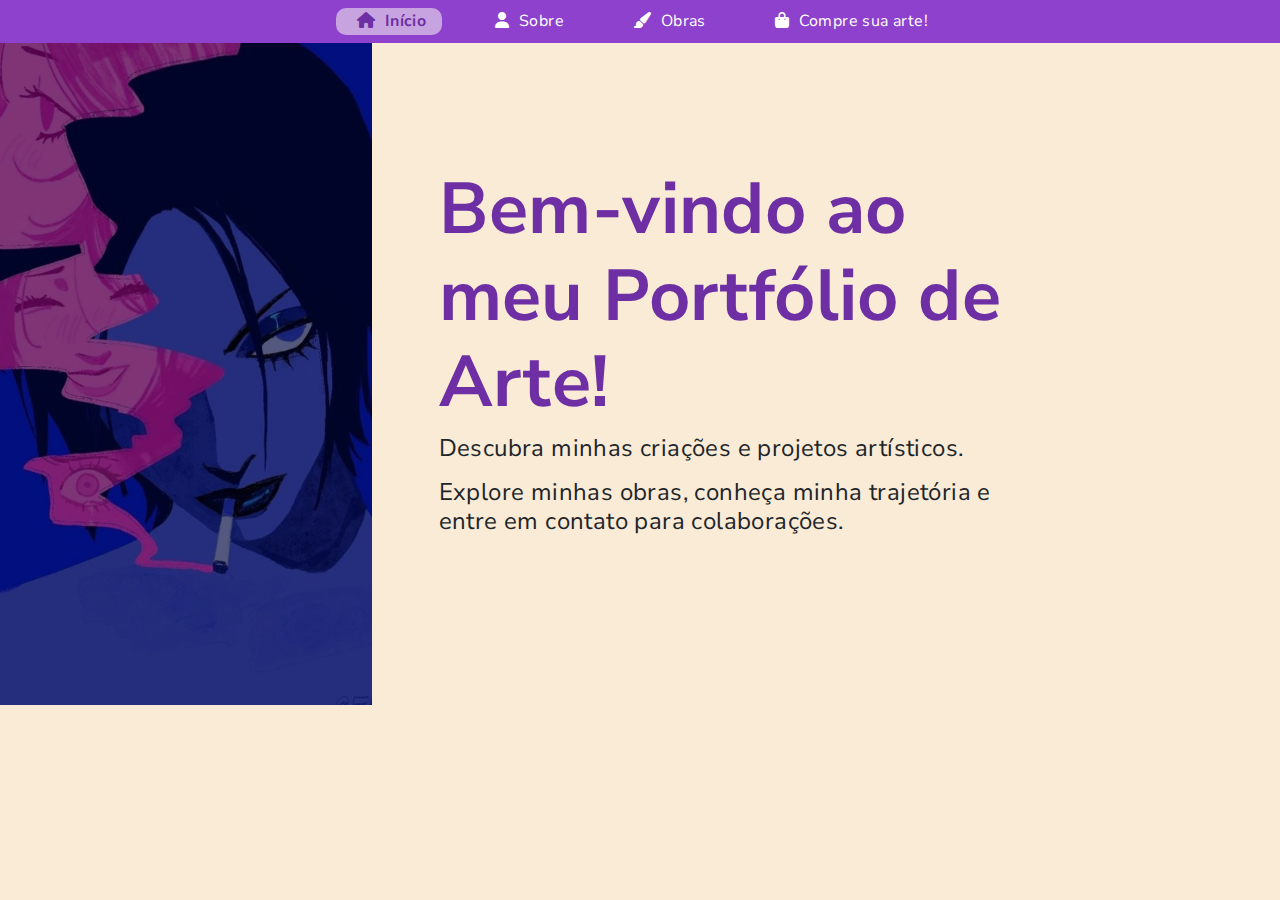
<file: index.html>
<!DOCTYPE html>
<html lang="pt-br">
<head>
    <meta charset="UTF-8">
    <meta name="viewport" content="width=device-width, initial-scale=1.0">
    <title>Portifolio</title>
    <link rel="stylesheet" href="./css/bootstrap.min.css">
    <link rel="stylesheet" href="./css/estilo.css">
    <link rel="stylesheet" href="https://cdnjs.cloudflare.com/ajax/libs/font-awesome/6.5.1/css/all.min.css">
</head>
<body>
    <nav class="navbar navbar-expand-lg bg-roxo navigation" id="navegacao">
        <div class="navigation__content">
            <ul class="navbar-nav">
                <li class="item">
                    <a href="index.html" class="nav-link">
                        <span class="fa-house fa-solid"></span>
                        <span>Início</span>
                    </a>
                </li>
                <li class="item">
                    <a href="sobre.html" class="nav-link">
                        <span class="fa-user fa-solid"></span>
                        <span>Sobre</span>
                    </a>
                </li>
                <li class="item">
                    <a href="obras.html" class="nav-link">
                        <span class="fa-paintbrush fa-solid"></span>
                        <span>Obras</span>
                    </a>
                </li>
                <li class="item">
                    <a href="compras.html" class="nav-link">
                        <span class="fa-bag-shopping fa-solid"></span>
                        <span>Compre sua arte!</span>
                    </a>
                </li>
            </ul>
        </div>
    </nav>

    <nav class="container-fluid">
        <div class="row" id="inicio">
            <div class="col-md-4 p-0 col-sd-2">
                <img src="./img/img-inicio.jpg">
            </div>
            <div class="col-md-6 col-sd-4">
                <h1 class="texto " id="titulo-inicio">Bem-vindo ao meu Portfólio de Arte!</h1>
                <p class="texto">Descubra minhas criações e projetos artísticos.</p>
                <p class="texto">Explore minhas obras, conheça minha trajetória e entre em contato para colaborações.</p>
            </div>
        </div>
    </nav>
    
    <script src="./js/script.js"></script>
    <link rel="stylesheet" href="./js/bootstrap.bundle.min.js">
</body>
</html>
</file>
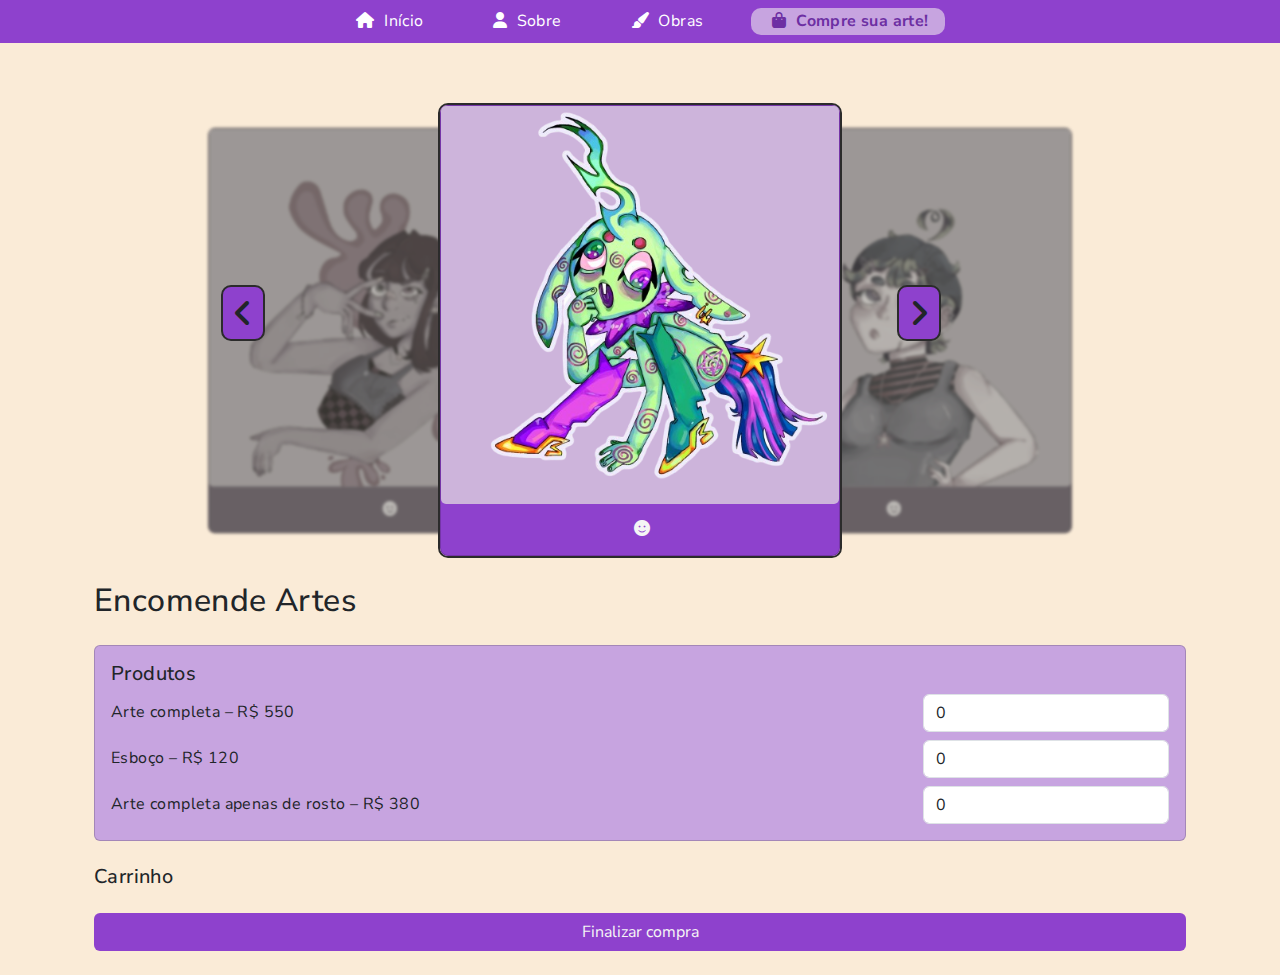
<file: compras.html>
<!DOCTYPE html>
<html lang="pt-br">
<head>
    <meta charset="UTF-8">
    <meta name="viewport" content="width=device-width, initial-scale=1.0">
    <title>Portifolio</title>
    <link rel="stylesheet" href="./css/bootstrap.min.css">
    <link rel="stylesheet" href="./css/estilo.css">
    <link rel="stylesheet" href="https://cdnjs.cloudflare.com/ajax/libs/font-awesome/6.5.1/css/all.min.css">
</head>
<body>
    <nav class="navbar navbar-expand-lg bg-roxo navigation" id="navegacao">
        <div class="navigation__content">
            <ul class="navbar-nav">
                <li class="item">
                    <a href="index.html" class="nav-link">
                        <span class="fa-house fa-solid"></span>
                        <span>Início</span>
                    </a>
                </li>
                <li class="item">
                    <a href="sobre.html" class="nav-link">
                        <span class="fa-user fa-solid"></span>
                        <span>Sobre</span>
                    </a>
                </li>
                <li class="item">
                    <a href="obras.html" class="nav-link">
                        <span class="fa-paintbrush fa-solid"></span>
                        <span>Obras</span>
                    </a>
                </li>
                <li class="item">
                    <a href="compras.html" class="nav-link">
                        <span class="fa-bag-shopping fa-solid"></span>
                        <span>Compre sua arte!</span>
                    </a>
                </li>
            </ul>
        </div>
    </nav>


    <div class="border-0 " id="cards">
        <div class="border-0 text-center" id="body-card">
            <section>
                <div class="cards">
                    <div>
                        <span class="fa-solid fa-angle-left setinha seta-esquerda interacao"></span>
                        <div class="card h-100 card-lateral bg-roxo">
                            <img class="card-img card-img-top obras artes" src="./img/obras/arte (1).png">
                            <div class="card-body text-center">
                                <span class="fa-solid fa-face-smile color-white"></span>
                            </div>
                        </div>
                    </div>
                    <div class="card-central artes">
                        <div class="card h-100 bg-roxo">
                            <img class="card-img card-img-top obras artes" src="./img/obras/arte (3).png">
                            <div class="card-body text-center">
                                <span class="fa-solid fa-face-smile color-white"></span>
                            </div>
                        </div>
                    </div>
                    <div>
                        <span class="fa-solid fa-angle-right setinha seta-direta interacao"></span>
                        <div class="card h-100 card-lateral bg-roxo">
                            <img class="card-img card-img-top obras artes" src="./img/obras/arte (4).png">
                            <div class="card-body text-center">
                                <span class="fa-solid fa-face-smile color-white"></span>
                            </div>
                        </div>
                    </div>
                </div>
            </section>
        </div>
    </div>

    <section>
        <div class="container p-4">
            <h2 class="mb-4">Encomende Artes</h2>
            <form id="formCarrinho">
                <div class="card p-3 mb-4 bg-lilas ">
                    <h5>Produtos</h5>

                    <div class="row align-items-center mb-2">
                        <div class="col">Arte completa – R$ 550</div>
                        <div class="col-3">
                            <input type="number" class="form-control qtd" data-nome="Arte_Completa" data-preco="550" value="0"
                                min="0">
                        </div>
                    </div>

                    <div class="row align-items-center mb-2">
                        <div class="col">Esboço – R$ 120</div>
                        <div class="col-3">
                            <input type="number" class="form-control qtd" data-nome="Esboço" data-preco="120" value="0"
                                min="0">
                        </div>
                    </div>

                    <div class="row align-items-center">
                        <div class="col">Arte completa apenas de rosto – R$ 380</div>
                        <div class="col-3">
                            <input type="number" class="form-control qtd" data-nome="Arte_rosto" data-preco="380" value="0"
                                min="0">
                        </div>
                    </div>
                </div>

                <h5>Carrinho</h5>
                <ul id="carrinho" class="list-group mb-3"></ul>

                <button class="btn color-white bg-roxo interacao w-100">
                    Finalizar compra
                </button>
            </form>

 
            <div id="resultado" class="alert alert-success mt-3 d-none"></div>
        </div>
    </section>

    <script src="./js/script.js"></script>
    <script src="./js/bootstrap.bundle.min.js"></script>
</body>
</html>
</file>
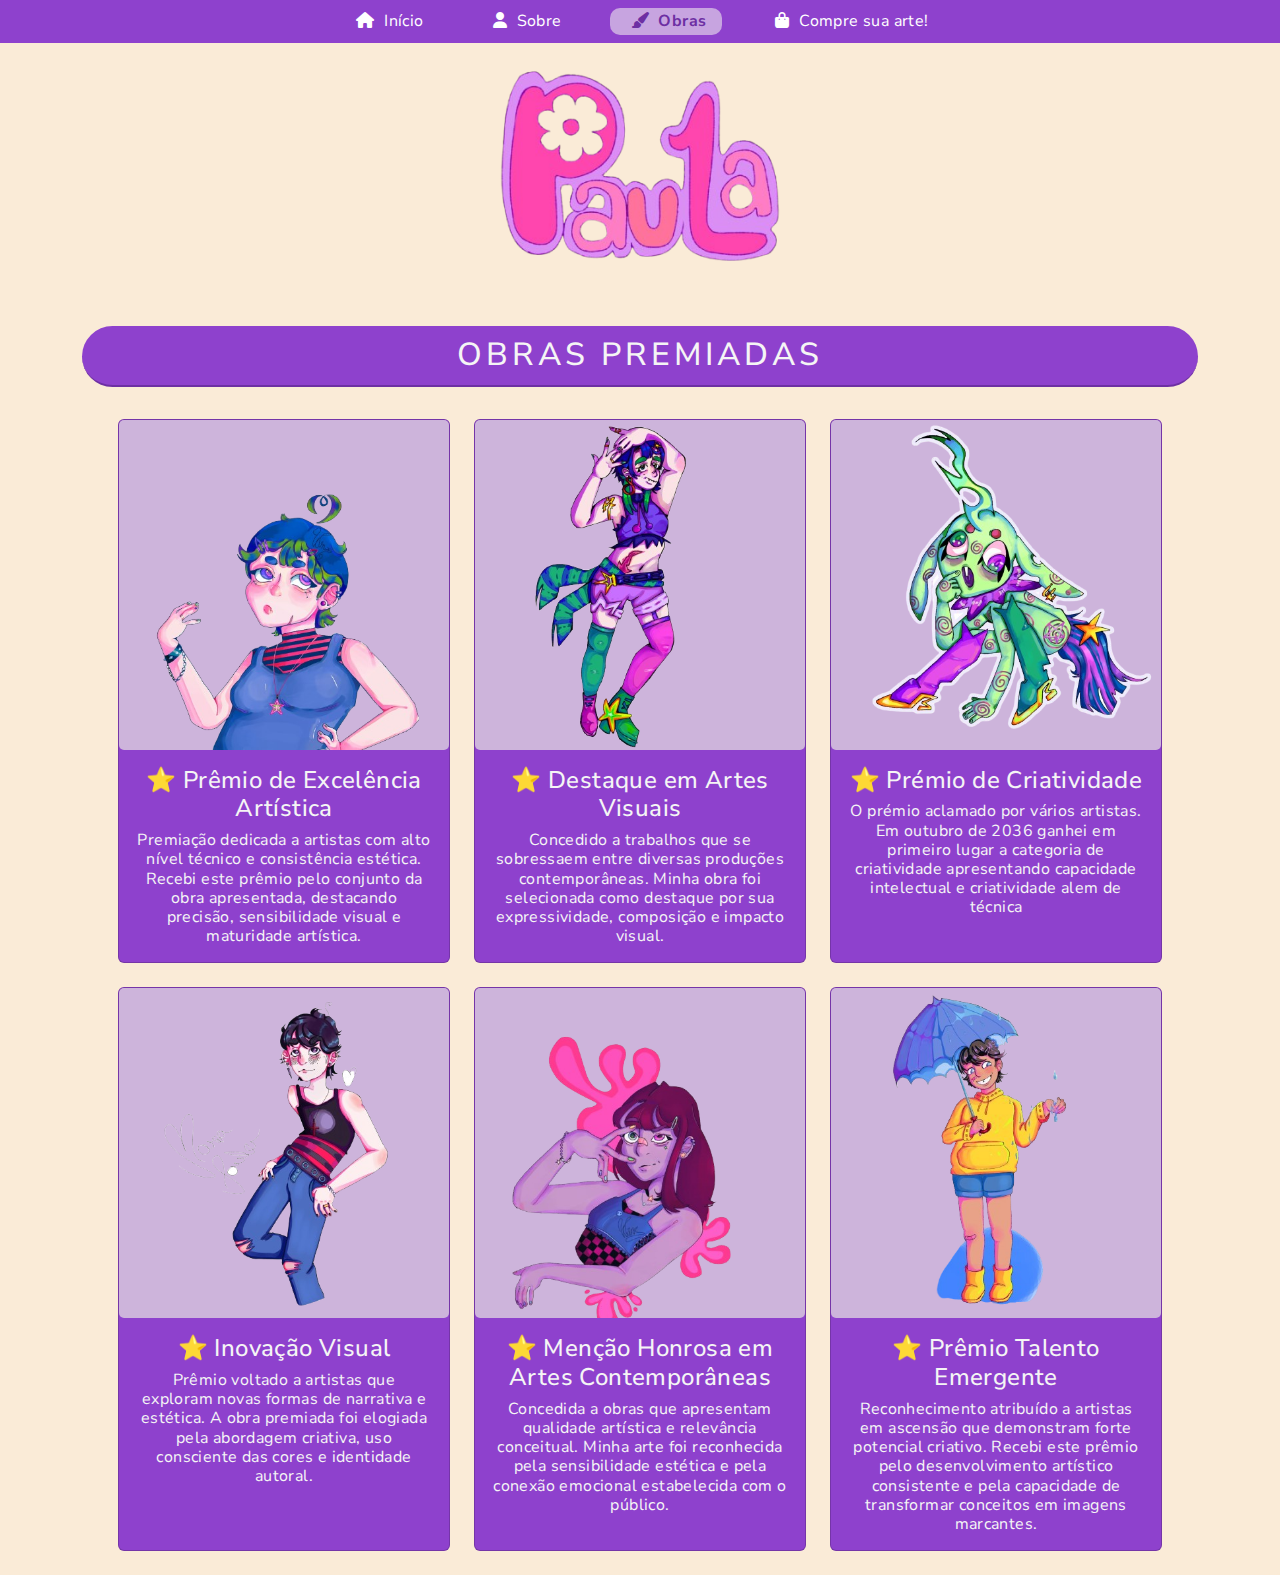
<file: obras.html>
<!DOCTYPE html>
<html lang="pt-br">
<head>
    <meta charset="UTF-8">
    <meta name="viewport" content="width=device-width, initial-scale=1.0">
    <title>Portifolio</title>
    <link rel="stylesheet" href="./css/estilo.css">
    <link rel="stylesheet" href="./css/bootstrap.min.css">
    
</head>
<body>
    <!DOCTYPE html>
<html lang="pt-br">
<head>
    <meta charset="UTF-8">
    <meta name="viewport" content="width=device-width, initial-scale=1.0">
    <title>Portifolio</title>
    <link rel="stylesheet" href="./css/bootstrap.min.css">
    <link rel="stylesheet" href="./css/estilo.css">
    <link rel="stylesheet" href="https://cdnjs.cloudflare.com/ajax/libs/font-awesome/6.5.1/css/all.min.css">
</head>
<body>
    <nav class="navbar navbar-expand-lg bg-roxo navigation" id="navegacao">
        <div class="navigation__content">
            <ul class="navbar-nav">
                <li class="item">
                    <a href="index.html" class="nav-link">
                        <span class="fa-house fa-solid"></span>
                        <span>Início</span>
                    </a>
                </li>
                <li class="item">
                    <a href="sobre.html" class="nav-link">
                        <span class="fa-user fa-solid"></span>
                        <span>Sobre</span>
                    </a>
                </li>
                <li class="item ">
                    <a href="obras.html" class="nav-link">
                        <span class="fa-paintbrush fa-solid"></span>
                        <span>Obras</span>
                    </a>
                </li>
                <li class="item">
                    <a href="compras.html" class="nav-link">
                        <span class="fa-bag-shopping fa-solid"></span>
                        <span>Compre sua arte!</span>
                    </a>
                </li>
            </ul>
        </div>
    </nav>

    <div class="card border-0 " id="obras">
        <div class="border-0 text-center" id="body-card">
        
            <div class="container">
                <div class="row m-4">
                    <section class="col-md-12">
                        <img src="./img/logo-rosa.png" class="logo">
                    </section>
                </div>
                <div class="row">
                    <section class="col-md-12">
                        <h1 class="titulo-obras">OBRAS PREMIADAS</h1>
                    </section>
                </div>
                <div class="row m-4">
                    <div class="col-md-4">
                        <div class="card h-100 interacao">
                            <img class="card-img card-img-top obras" src="./img/obras/arte (5).png">
                            <div class="card-body text-center">
                                <h4 class="card-title">⭐ Prêmio de Excelência Artística</h4>
                                <p class="card-text">
                                    Premiação dedicada a artistas com alto nível técnico e consistência estética. Recebi este prêmio pelo conjunto da obra apresentada, destacando precisão, sensibilidade visual e maturidade artística.
                                </p>
                            </div>
                        </div>
                    </div>
                     <div class="col-md-4">
                        <div class="card h-100 interacao">
                            <img class="card-img card-img-top obras" src="./img/obras/arte (3).png">
                            <div class="card-body text-center">
                                <h4 class="card-title">⭐ Destaque em Artes Visuais</h4>
                                <p class="card-text">
                                    Concedido a trabalhos que se sobressaem entre diversas produções contemporâneas. Minha obra foi selecionada como destaque por sua expressividade, composição e impacto visual.
                                </p>
                            </div>
                        </div>
                    </div>
                     <div class="col-md-4">
                        <div class="card h-100 interacao">
                            <img class="card-img card-img-top obras" src="./img/obras/arte (4).png">
                            <div class="card-body text-center">
                                <h4 class="card-title">⭐ Prémio de Criatividade</h4>
                                <p class="card-text">O prémio aclamado por vários artistas. Em outubro de 2036 ganhei em primeiro lugar a categoria de criatividade apresentando capacidade intelectual e criatividade alem de técnica</p>
                            </div>
                        </div>
                    </div>
                </div>
                <div class="row m-4">
                    <div class="col-md-4">
                        <div class="card h-100 interacao">
                            <img class="card-img card-img-top obras" src="./img/obras/arte (6).png">
                            <div class="card-body text-center">
                                <h4 class="card-title">⭐ Inovação Visual</h4>
                                <p class="card-text">
                                    Prêmio voltado a artistas que exploram novas formas de narrativa e estética. A obra premiada foi elogiada pela abordagem criativa, uso consciente das cores e identidade autoral.
                                </p>
                            </div>
                        </div>
                    </div>
                     <div class="col-md-4">
                        <div class="card h-100 interacao">
                            <img class="card-img card-img-top obras" src="./img/obras/arte (1).png">
                            <div class="card-body text-center">
                                <h4 class="card-title">⭐ Menção Honrosa em Artes Contemporâneas</h4>
                                <p class="card-text">
                                    Concedida a obras que apresentam qualidade artística e relevância conceitual. Minha arte foi reconhecida pela sensibilidade estética e pela conexão emocional estabelecida com o público.
                                </p>
                            </div>
                        </div>
                    </div>
                     <div class="col-md-4">
                        <div class="card h-100 interacao">
                            <img class="card-img card-img-top obras" src="./img/obras/arte (7).png">
                            <div class="card-body text-center">
                                <h4 class="card-title">⭐ Prêmio Talento Emergente</h4>
                                <p class="card-text">
                                    Reconhecimento atribuído a artistas em ascensão que demonstram forte potencial criativo. Recebi este prêmio pelo desenvolvimento artístico consistente e pela capacidade de transformar conceitos em imagens marcantes.
                                </p>
                            </div>
                        </div>
                    </div>
                </div>
            </div>
        </div>
    </div>
    <script src="./js/script.js"></script>
    <link rel="stylesheet" href="./js/bootstrap.bundle.min.js">
</body>
</html>
</file>
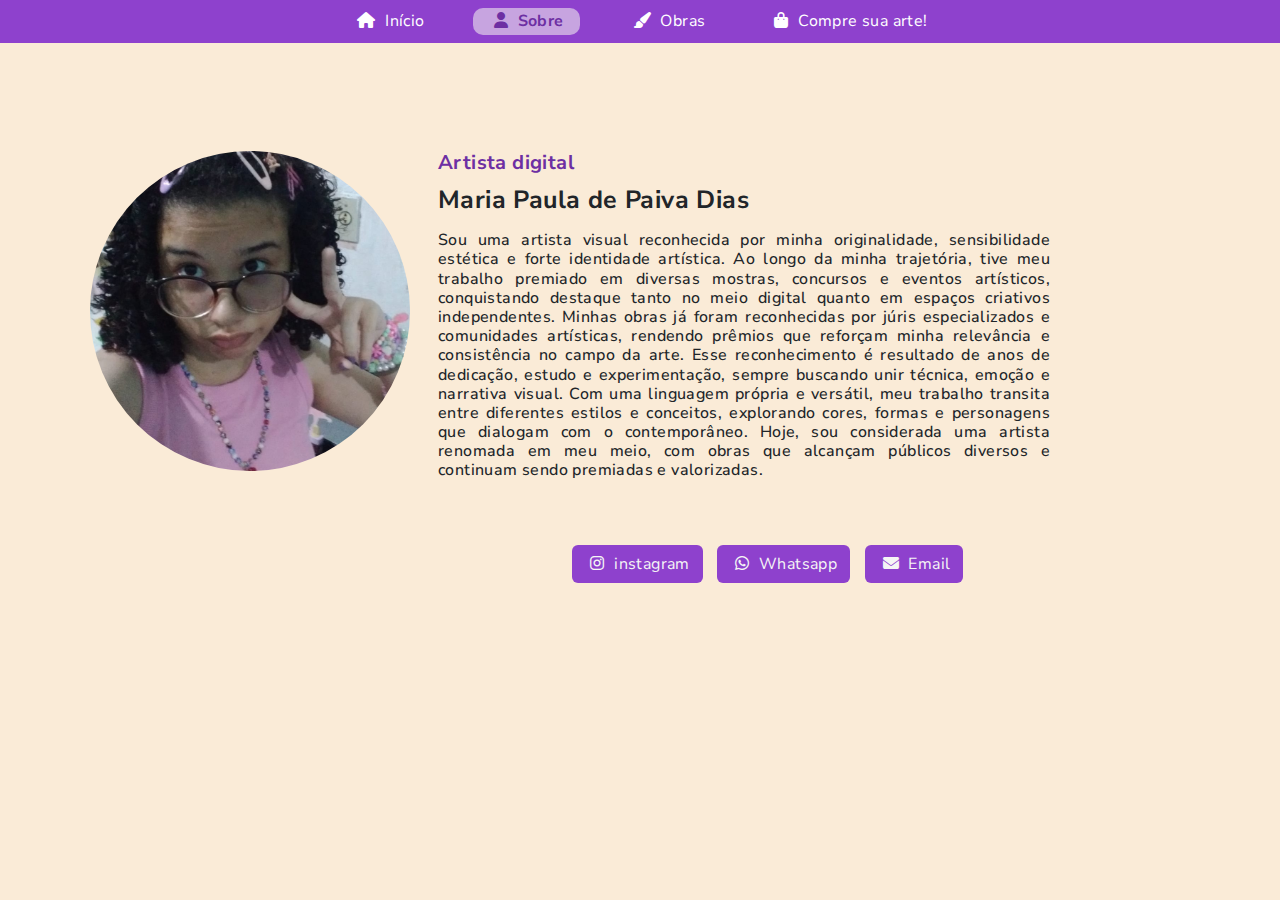
<file: sobre.html>
<!DOCTYPE html>
<html lang="pt-br">
<head>
    <meta charset="UTF-8">
    <meta name="viewport" content="width=device-width, initial-scale=1.0">
    <title>Portifolio</title>
    <link rel="stylesheet" href="./css/bootstrap.min.css">
    <link rel="stylesheet" href="./css/estilo.css">
</head>
<body>
    <!DOCTYPE html>
<html lang="pt-br">
<head>
    <meta charset="UTF-8">
    <meta name="viewport" content="width=device-width, initial-scale=1.0">
    <title>Portifolio</title>
    <link rel="stylesheet" href="./css/bootstrap.min.css">
    <link rel="stylesheet" href="./css/estilo.css">
    <link rel="stylesheet" href="https://cdnjs.cloudflare.com/ajax/libs/font-awesome/6.5.1/css/all.min.css">
</head>
<body>
    <nav class="navbar navbar-expand-lg bg-roxo navigation" id="navegacao">
        <div class="navigation__content">
            <ul class="navbar-nav">
                <li class="item">
                    <a href="index.html" class="nav-link">
                        <span class="fa-house fa-solid"></span>
                        <span>Início</span>
                    </a>
                </li>
                <li class="item">
                    <a href="sobre.html" class="nav-link">
                        <span class="fa-user fa-solid"></span>
                        <span>Sobre</span>
                    </a>
                </li>
                <li class="item ">
                    <a href="obras.html" class="nav-link">
                        <span class="fa-paintbrush fa-solid"></span>
                        <span>Obras</span>
                    </a>
                </li>
                <li class="item">
                    <a href="compras.html" class="nav-link">
                        <span class="fa-bag-shopping fa-solid"></span>
                        <span>Compre sua arte!</span>
                    </a>
                </li>
            </ul>
        </div>
    </nav>

   
    <nav class="container" id="sobre">
        <div class="row mt-5 p-5">
            <div class="col-md-4 sobre">
                <img src="./img/perfil_paula2 (2).jpeg" id="perfil">
            </div>
            <div class="col-md-8">
                <h5 class="color-roxo sub-titulo">
                    Artista digital
                </h5>
                <h1 class="name" id="titulo-sobre">
                    Maria Paula de Paiva Dias
                </h1>
                <p class="about">
                    Sou uma artista visual reconhecida por minha originalidade, sensibilidade estética e forte identidade artística. Ao longo da minha trajetória, tive meu trabalho premiado em diversas mostras, concursos e eventos artísticos, conquistando destaque tanto no meio digital quanto em espaços criativos independentes.

                    Minhas obras já foram reconhecidas por júris especializados e comunidades artísticas, rendendo prêmios que reforçam minha relevância e consistência no campo da arte. Esse reconhecimento é resultado de anos de dedicação, estudo e experimentação, sempre buscando unir técnica, emoção e narrativa visual.

                    Com uma linguagem própria e versátil, meu trabalho transita entre diferentes estilos e conceitos, explorando cores, formas e personagens que dialogam com o contemporâneo. Hoje, sou considerada uma artista renomada em meu meio, com obras que alcançam públicos diversos e continuam sendo premiadas e valorizadas.               
                </p>
                <section class="contatos">
                    <a href="https://www.instagram.com/m.paula34/" class="btn interacao">
                        <span class="fa-brands fa-instagram"></span>
                        <span>instagram</span>
                    </a>
                    <a href="https://web.whatsapp.com" class="btn interacao">
                        <span class="fa-brands fa-whatsapp"></span>
                        <span>Whatsapp</span>
                    </a>
                    <a href="https://mail.google.com/mail/u/0" class="btn interacao">
                        <span class="fa-solid fa-envelope"></span>
                        <span>Email</span>
                    </a>
                </section>
            </div>
        </div>
    </nav>
    
    
    <script src="./js/script.js"></script>
    <link rel="stylesheet" href="./js/bootstrap.bundle.min.js">
</body>
</html>
</file>
<file: css/estilo.css>
@import url('https://fonts.googleapis.com/css2?family=Nunito+Sans:ital,opsz,wght@0,6..12,200..1000;1,6..12,200..1000&display=swap');
body{
    font-family: 'Nunito Sans', Arial, sans-serif !important;
    letter-spacing: 0.4px;
    line-height: 1.2; 
    background-color: antiquewhite;
}

:root {
  --roxo-principal: #8E41CD;
  --roxo-escuro: #6D2FA3;
  --lilas: #C7A4E0;
  --rosa-destaque: #bc4b8f;
  --rosa-principal: rgb(216, 109, 198);
  --rosa: #E86FB7;
  --rosa-antigo: #D48FB3;
  --lilás-rosado: #CDB4DB;
}

::-webkit-scrollbar{
    width: 10px;
}

::-webkit-scrollbar-thumb{
    background-color: var(--lilas);
    border-radius: 15px;
}


.bg-roxo{
    background-color: var(--roxo-principal);
}

.bg-pink{
    background-color: var(--rosa-destaque);
}

.bg-lilas{
    background-color: var(--lilas);
}

.color-white{
    color: whitesmoke;
}

.color-roxo{
    color: var(--roxo-escuro);
}

.color-pink{
    color: var(--rosa-destaque);
}

#navegacao .nav-link{
    color: white;
    padding: 4px 16px;
}

.item{
    transition: background-color 0.6s ease, border-radius 0.3s ease;
}

.item.hovered{
    background-color: rgb(187, 65, 167);
    border-radius: 10px;
}

.active{
    background-color: var(--lilas);
    border-bottom: 2px solid var(--bege-fundo);
    border-radius: 10px;
}

.active span{
    color: var(--roxo-escuro);
    font-weight: bold;
}

span{
    margin-left: 5px;
}

#inicio img{
    height:  662px;
    object-fit: cover;
    filter: brightness(0.5);
}

.navigation{ 
    text-decoration: none;
    display: flex;
    justify-content: center;
}

.navigation__content ul li div{
    padding: 8px 16px;
}

.navbar-nav{ 
    gap: 2rem;
}

#titulo-inicio{
    align-items: center;
    margin-top: 20%;
    font-size: 4.5rem;
    font-weight: bold;
    color: var(--roxo-escuro);
}

.texto{
    margin-right: 1rem;
    font-size: 1.5rem
}

#sobre{
    margin: 60px 0px 0px 30px;
}

#perfil{
    max-width: 20rem;
    height: auto;
    border-radius: 50rem;
}

.name, .sub-titulo{
    font-weight: 700;
}

#sobre .name {
    font-size: 25px;
    margin-top: 10px;
}

#sobre .about {
    margin-top: 16px;
    margin-right: 60px;
    text-align: justify;
    font-weight: 500;
}

#sobre .btn{
    align-items: center;
    color: whitesmoke;
    margin-right: 10px;
}

.contatos{
    margin: 4rem 0 0 20%;
}

.interacao{
    background-color: var(--roxo-principal);
    transition: all 0.2s ease-in-out; 
}

.interacao.hovered{
    background-color: var(--lilas);
    transform: translateY(-10px) scale(1.05);
    outline: 1px solid var(--roxo-escuro);
}

.interacao.hovered span{
    color: var(--roxo-escuro);
}

#obras{
    background-color: antiquewhite;
}

.obras{
    background-color: var(--lilás-rosado);
    max-width: 100%;
}

#obras .card{
    background-color: var(--roxo-principal);
    color: whitesmoke;
}

#obras .interacao.hovered{
    background-color: var(--rosa-destaque);
    
}

#obras .interacao.hovered .obras{
    background-color: var(--rosa-antigo);
}

.titulo-obras{
    background-color: var(--roxo-principal);
    color: whitesmoke;
    font-style: bold;
    font-size: 2rem;
    letter-spacing: 4px;
    margin-top: 35px;
    padding: 10px;
    border-radius: 2rem;
    border-bottom: 2px solid var(--roxo-escuro);
}

.logo{
    height: 200px;
    width: auto;
}

#cards .cards{
    display: flex;
    justify-content: center;
    align-items: center;
    position: relative;
}

#cards {
  margin-top: 60px; 
}

#cards .card {
  width: 400px;
  border-radius: 8px;
}


.card-lateral {
    position: relative;
    z-index: 1;
    transform: scale(0.9);
    filter:grayscale(0.9) blur(1.5px) brightness(0.7);
    opacity: 80%;
}


.card-central {
  position: relative;
  z-index: 2;
  margin: 0 -150px;
  border: 2px solid #2B2B2B;
  border-radius: 10px;
  box-shadow: 0 10px 25px var(--azul-profundo);
}

.setinha {
    position: absolute;
    top: 40%;
    z-index: 3;
    font-size: 2rem;
    color: var(--bege-fundo);
    background-color: var(--roxo-principal);
    border: 2px solid #2B2B2B;
    padding: 10px;
    border-radius: 10px;
    margin-right: 80px;
    box-shadow: 0 10px 25px var(--azul-profundo);
    cursor: pointer;
}

.seta-esquerda {
  right: 935px; 
}


.artes {
  transition: transform 0.6s ease, opacity 0.6s ease;
}

.troca {
  transform: scale(0.9);
  opacity: 0.5;
}
</file>
